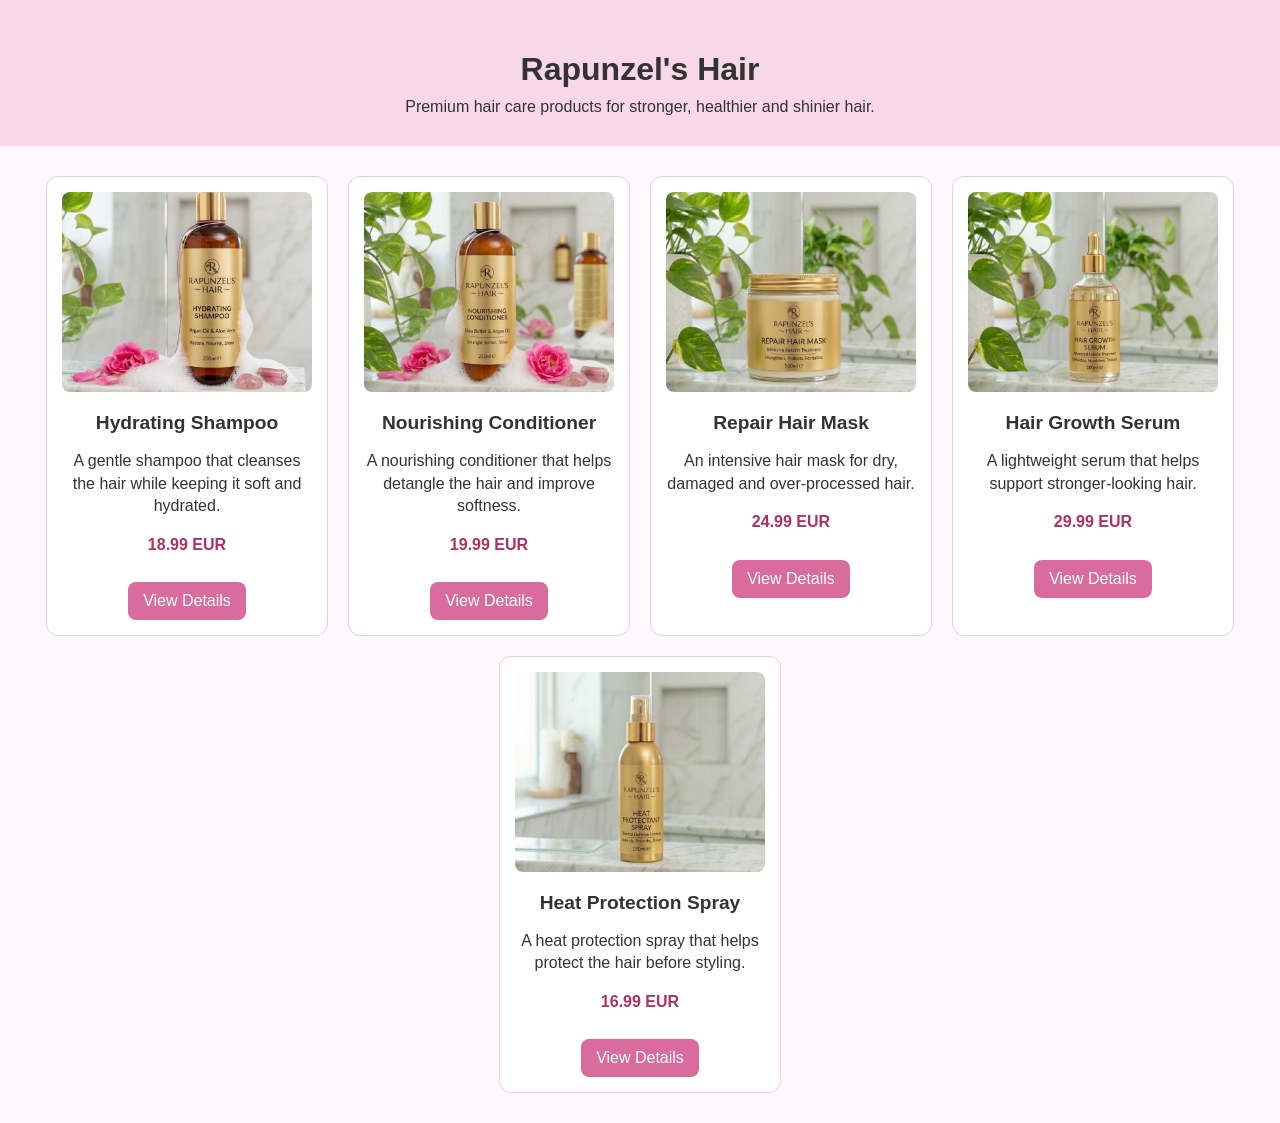
<file: index.html>
<!DOCTYPE html>
<html lang="en">

<head>
    <meta charset="UTF-8">
    <meta name="viewport" content="width=device-width, initial-scale=1.0">
    <title>Rapunzel's Hair</title>
    <link rel="stylesheet" href="style.css">
</head>

<body>
    <header>
        <h1>Rapunzel's Hair</h1>
        <p>Premium hair care products for stronger, healthier and shinier hair.</p>
    </header>
    <main>
        <section class="products">
            <article class="product-card">
                <img src="images/shampoo.jpeg" alt="Hydrating Shampoo">
                <h2>Hydrating Shampoo</h2>
                <p>A gentle shampoo that cleanses the hair while keeping it soft and hydrated.</p>
                <p class="price">18.99 EUR</p>
                <a href="product1.html">View Details</a>
            </article>
            <article class="product-card">
                <img src="images/conditioner.jpeg" alt="Nourishing Conditioner">
                <h2>Nourishing Conditioner</h2>
                <p>A nourishing conditioner that helps detangle the hair and improve softness.</p>
                <p class="price">19.99 EUR</p>
                <a href="product2.html">View Details</a>
            </article>

            <article class="product-card">
                <img src="images/mask.jpeg" alt="Repair Hair Mask">
                <h2>Repair Hair Mask</h2>
                <p>An intensive hair mask for dry, damaged and over-processed hair.</p>
                <p class="price">24.99 EUR</p>
                <a href="product3.html">View Details</a>
            </article>

            <article class="product-card">
                <img src="images/serum.jpeg" alt="Hair Growth Serum">
                <h2>Hair Growth Serum</h2>
                <p>A lightweight serum that helps support stronger-looking hair.</p>
                <p class="price">29.99 EUR</p>
                <a href="product4.html">View Details</a>
            </article>

            <article class="product-card">
                <img src="images/spray.jpeg" alt="Heat Protection Spray">
                <h2>Heat Protection Spray</h2>
                <p>A heat protection spray that helps protect the hair before styling.</p>
                <p class="price">16.99 EUR</p>
                <a href="product5.html">View Details</a>
            </article>
        </section>
    </main>
</body>

</html>
</file>
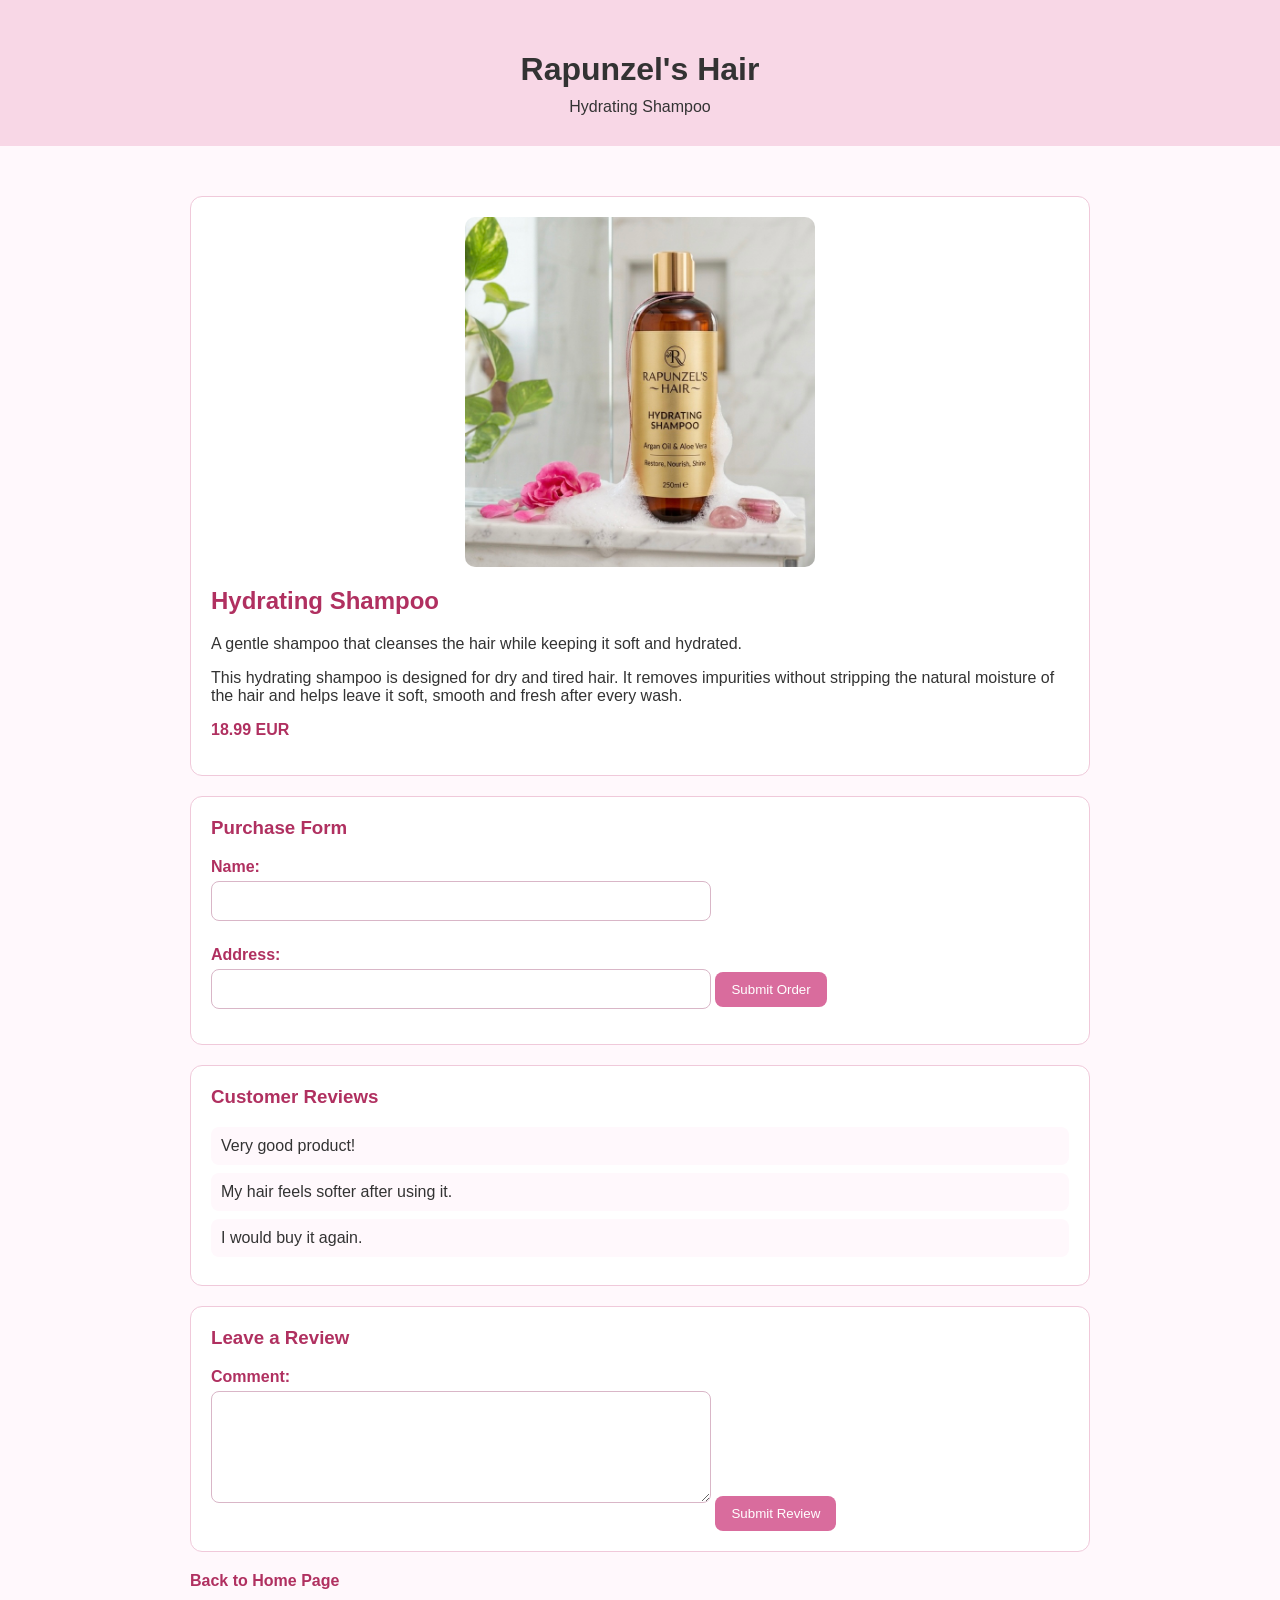
<file: product1.html>
<!DOCTYPE html>
<html lang="en">

<head>
    <meta charset="UTF-8">
    <meta name="viewport" content="width=device-width, initial-scale=1.0">
    <title>Hydrating Shampoo - Rapunzel's Hair</title>
    <link rel="stylesheet" href="style.css">
</head>

<body>
    <header>
        <h1>Rapunzel's Hair</h1>
        <p>Hydrating Shampoo</p>
    </header>

    <main class="product-page">
        <section class="product-details">
            <img src="images/shampoo.jpeg" alt="Hydrating Shampoo">
            <h2>Hydrating Shampoo</h2>
            <p>A gentle shampoo that cleanses the hair while keeping it soft and hydrated.</p>
            <p>
                This hydrating shampoo is designed for dry and tired hair. It removes impurities
                without stripping the natural moisture of the hair and helps leave it soft,
                smooth and fresh after every wash.
            </p>
            <p class="price">18.99 EUR</p>
        </section>

        <section class="purchase-form">
            <h3>Purchase Form</h3>
            <form id="purchase-form">
                <label for="customer-name">Name:</label>
                <input type="text" id="customer-name" name="customer-name">

                <label for="customer-address">Address:</label>
                <input type="text" id="customer-address" name="customer-address">

                <button type="submit">Submit Order</button>
            </form>
        </section>

        <section class="reviews">
            <h3>Customer Reviews</h3>
            <div id="reviews-list">
                <div class="review">Very good product!</div>
                <div class="review">My hair feels softer after using it.</div>
                <div class="review">I would buy it again.</div>
            </div>
        </section>

        <section class="review-form">
            <h3>Leave a Review</h3>
            <form id="review-form">
                <label for="review-text">Comment:</label>
                <textarea id="review-text" name="review-text" rows="5" cols="40"></textarea>

                <button type="submit">Submit Review</button>
            </form>
        </section>
        <p><a href="index.html">Back to Home Page</a></p>
    </main>
    <script src="script.js"></script>
</body>

</html>
</file>
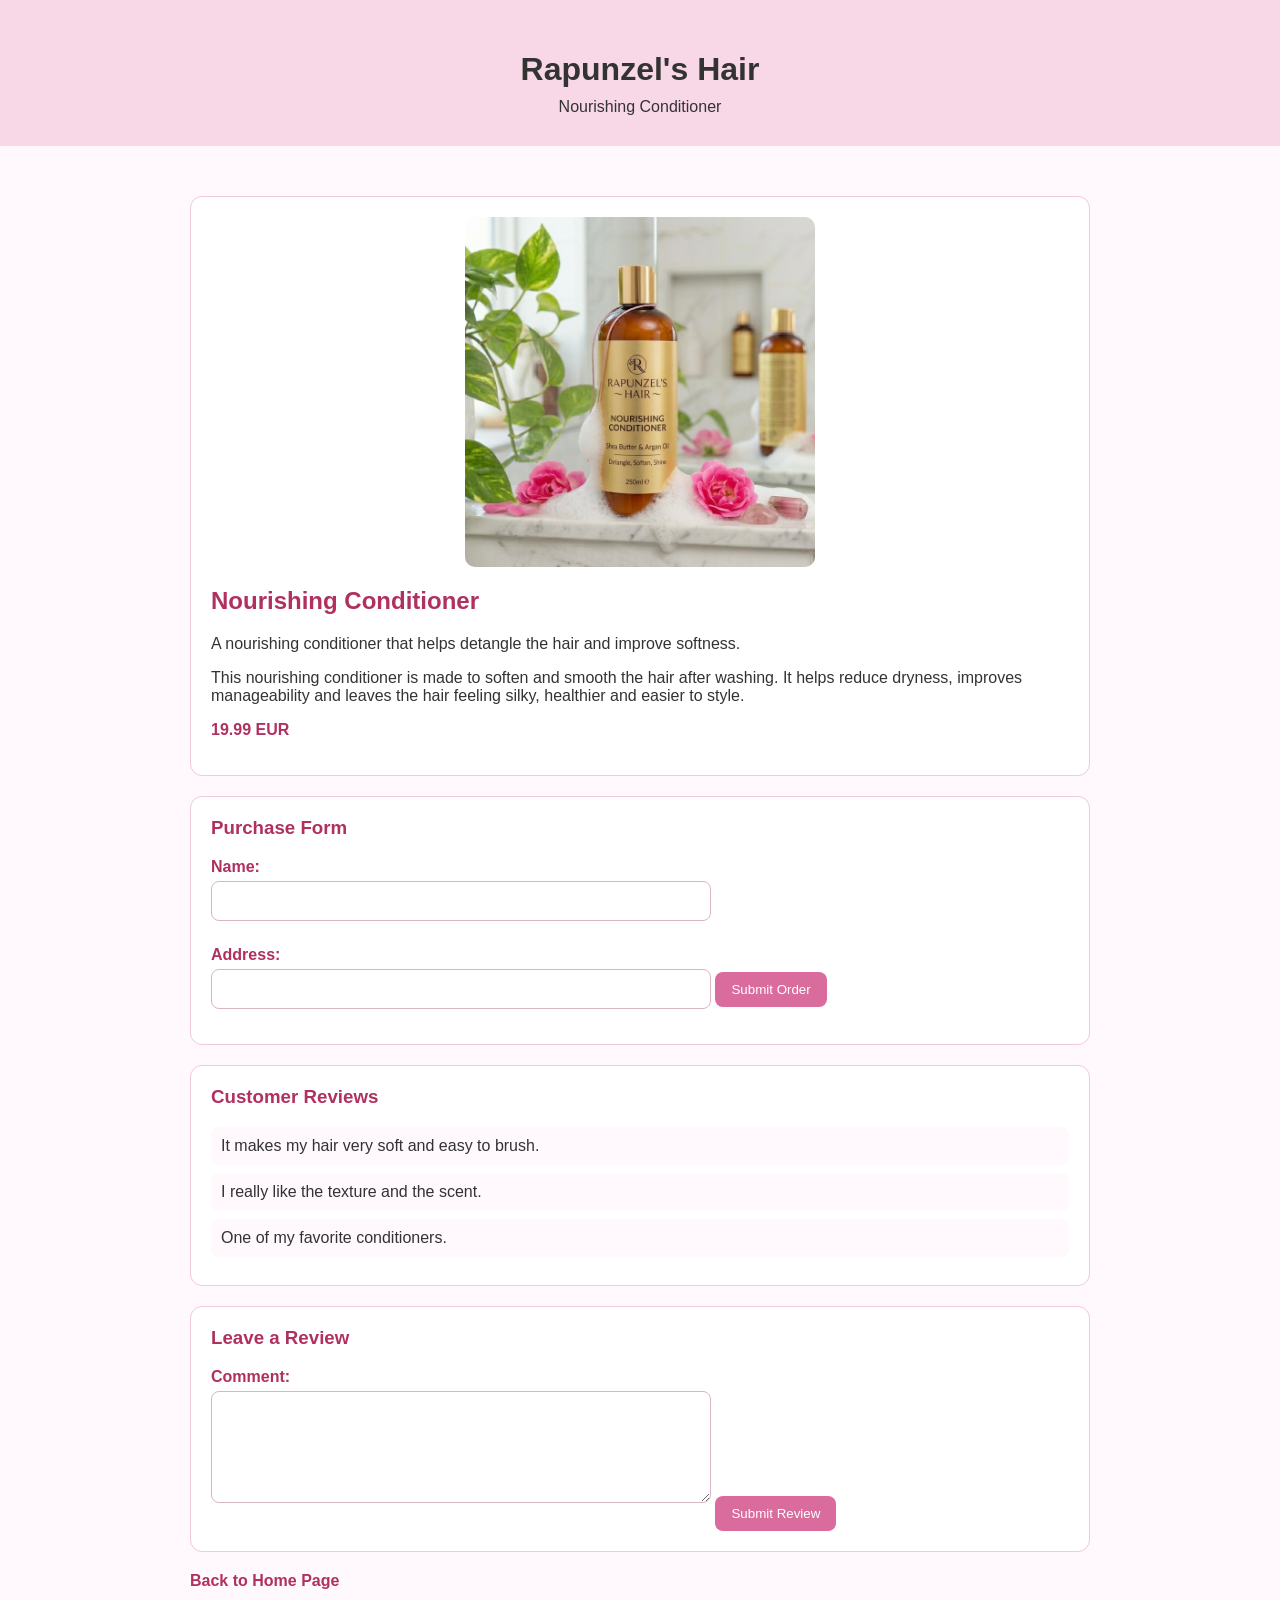
<file: product2.html>
<!DOCTYPE html>
<html lang="en">

<head>
    <meta charset="UTF-8">
    <meta name="viewport" content="width=device-width, initial-scale=1.0">
    <title>Nourishing Conditioner - Rapunzel's Hair</title>
    <link rel="stylesheet" href="style.css">
</head>

<body>
    <header>
        <h1>Rapunzel's Hair</h1>
        <p>Nourishing Conditioner</p>
    </header>

    <main class="product-page">
        <section class="product-details">
            <img src="images/conditioner.jpeg" alt="Nourishing Conditioner">
            <h2>Nourishing Conditioner</h2>
            <p>A nourishing conditioner that helps detangle the hair and improve softness.</p>
            <p>
                This nourishing conditioner is made to soften and smooth the hair after washing.
                It helps reduce dryness, improves manageability and leaves the hair feeling silky,
                healthier and easier to style.
            </p>
            <p class="price">19.99 EUR</p>
        </section>

        <section class="purchase-form">
            <h3>Purchase Form</h3>
            <form id="purchase-form">
                <label for="customer-name">Name:</label>
                <input type="text" id="customer-name" name="customer-name">

                <label for="customer-address">Address:</label>
                <input type="text" id="customer-address" name="customer-address">

                <button type="submit">Submit Order</button>
            </form>
        </section>

        <section class="reviews">
            <h3>Customer Reviews</h3>
            <div id="reviews-list">
                <div class="review">It makes my hair very soft and easy to brush.</div>
                <div class="review">I really like the texture and the scent.</div>
                <div class="review">One of my favorite conditioners.</div>
            </div>
        </section>

        <section class="review-form">
            <h3>Leave a Review</h3>
            <form id="review-form">
                <label for="review-text">Comment:</label>
                <textarea id="review-text" name="review-text" rows="5" cols="40"></textarea>

                <button type="submit">Submit Review</button>
            </form>
        </section>

        <p><a href="index.html">Back to Home Page</a></p>
    </main>

    <script src="script.js"></script>
</body>

</html>
</file>
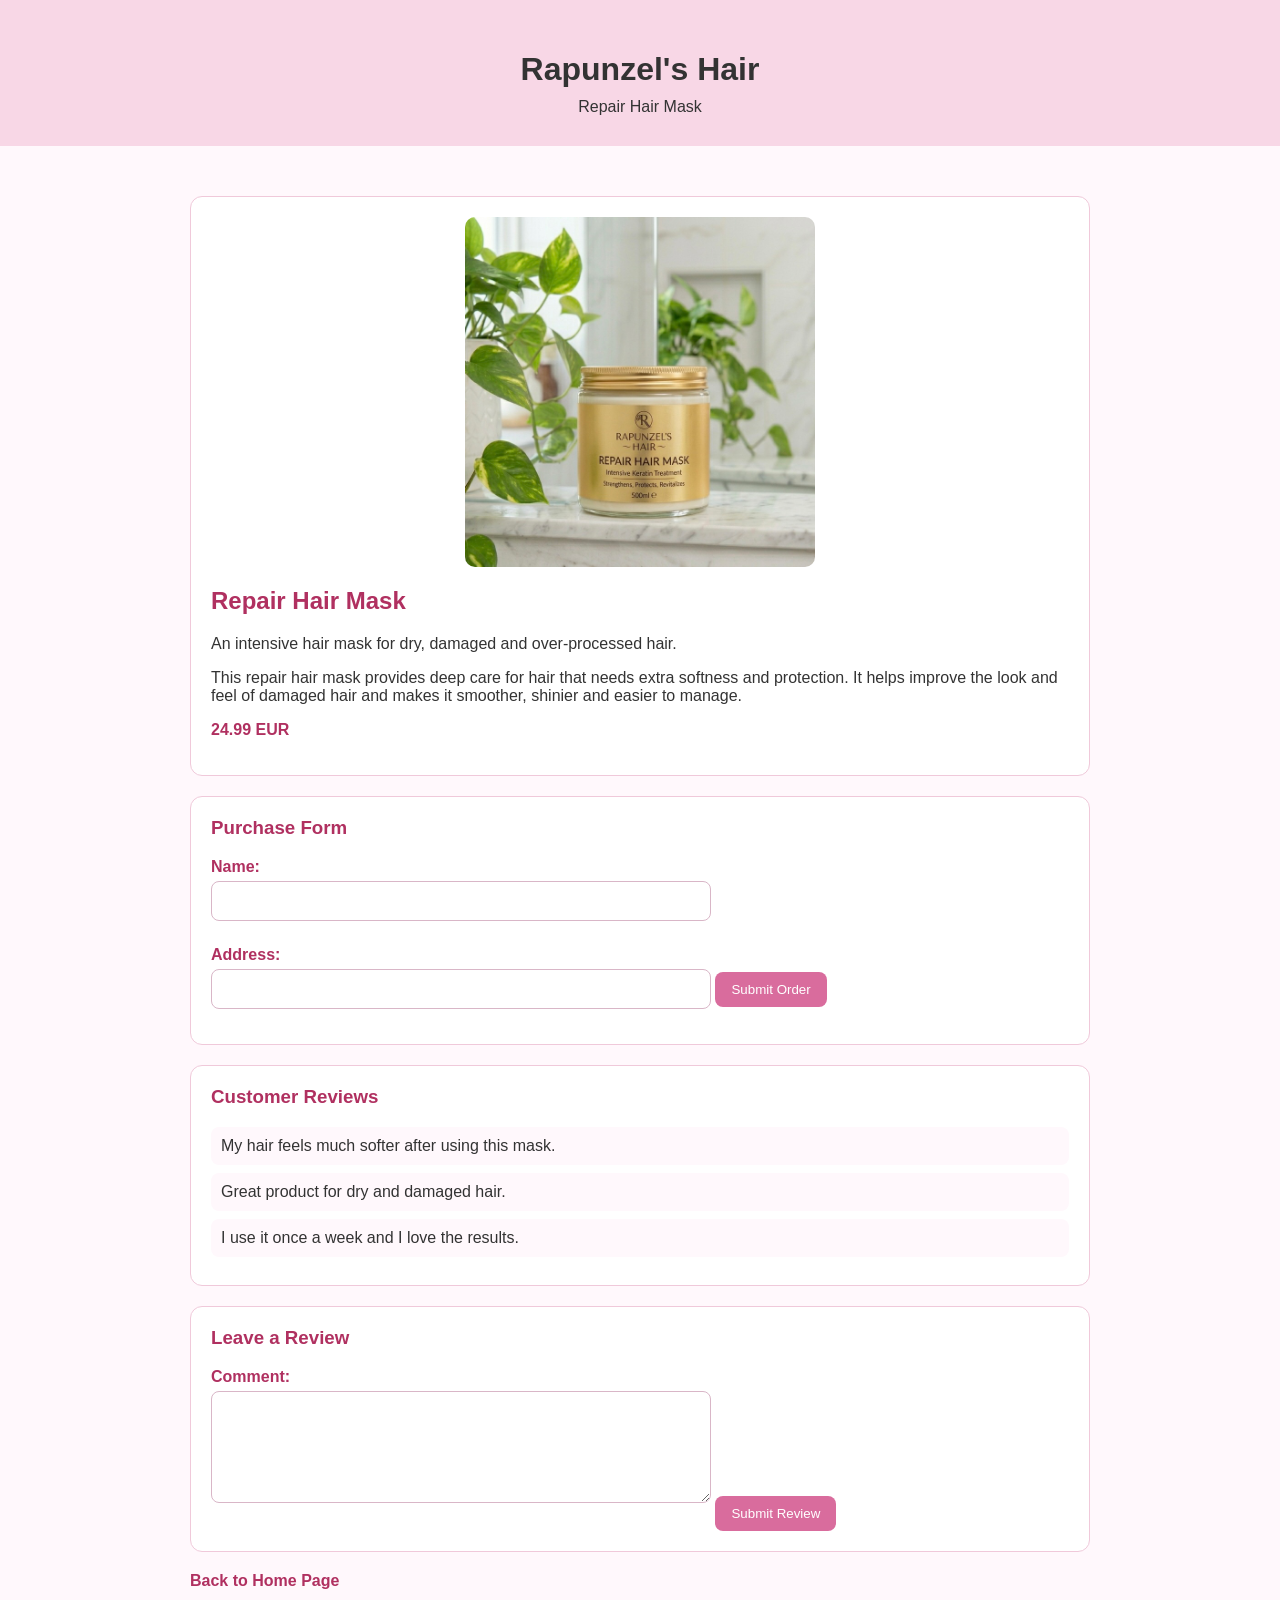
<file: product3.html>
<!DOCTYPE html>
<html lang="en">

<head>
    <meta charset="UTF-8">
    <meta name="viewport" content="width=device-width, initial-scale=1.0">
    <title>Repair Hair Mask - Rapunzel's Hair</title>
    <link rel="stylesheet" href="style.css">
</head>

<body>
    <header>
        <h1>Rapunzel's Hair</h1>
        <p>Repair Hair Mask</p>
    </header>

    <main class="product-page">
        <section class="product-details">
            <img src="images/mask.jpeg" alt="Repair Hair Mask">
            <h2>Repair Hair Mask</h2>
            <p>An intensive hair mask for dry, damaged and over-processed hair.</p>
            <p>
                This repair hair mask provides deep care for hair that needs extra softness and protection.
                It helps improve the look and feel of damaged hair and makes it smoother, shinier and easier to manage.
            </p>
            <p class="price">24.99 EUR</p>
        </section>

        <section class="purchase-form">
            <h3>Purchase Form</h3>
            <form id="purchase-form">
                <label for="customer-name">Name:</label>
                <input type="text" id="customer-name" name="customer-name">

                <label for="customer-address">Address:</label>
                <input type="text" id="customer-address" name="customer-address">

                <button type="submit">Submit Order</button>
            </form>
        </section>

        <section class="reviews">
            <h3>Customer Reviews</h3>
            <div id="reviews-list">
                <div class="review">My hair feels much softer after using this mask.</div>
                <div class="review">Great product for dry and damaged hair.</div>
                <div class="review">I use it once a week and I love the results.</div>
            </div>
        </section>

        <section class="review-form">
            <h3>Leave a Review</h3>
            <form id="review-form">
                <label for="review-text">Comment:</label>
                <textarea id="review-text" name="review-text" rows="5" cols="40"></textarea>

                <button type="submit">Submit Review</button>
            </form>
        </section>

        <p><a href="index.html">Back to Home Page</a></p>
    </main>

    <script src="script.js"></script>
</body>

</html>
</file>
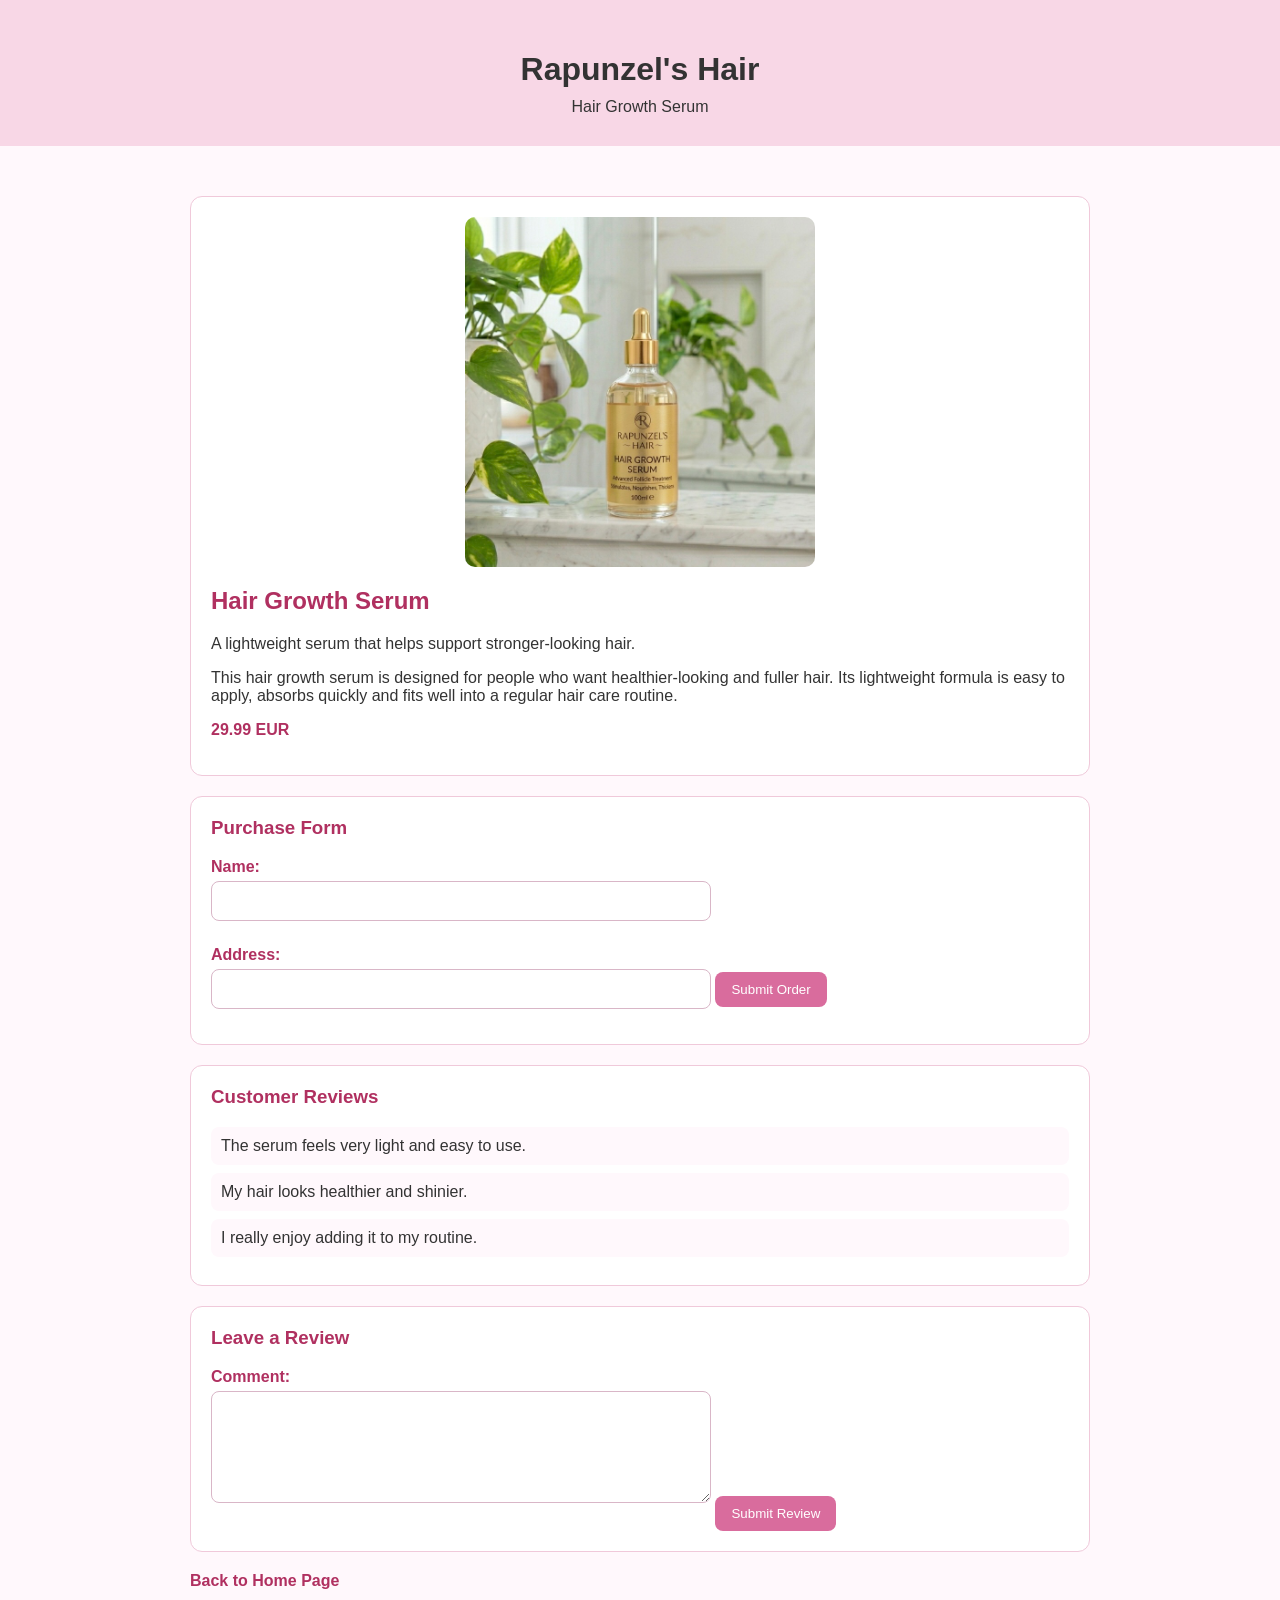
<file: product4.html>
<!DOCTYPE html>
<html lang="en">

<head>
    <meta charset="UTF-8">
    <meta name="viewport" content="width=device-width, initial-scale=1.0">
    <title>Hair Growth Serum - Rapunzel's Hair</title>
    <link rel="stylesheet" href="style.css">
</head>

<body>
    <header>
        <h1>Rapunzel's Hair</h1>
        <p>Hair Growth Serum</p>
    </header>

    <main class="product-page">
        <section class="product-details">
            <img src="images/serum.jpeg" alt="Hair Growth Serum">
            <h2>Hair Growth Serum</h2>
            <p>A lightweight serum that helps support stronger-looking hair.</p>
            <p>
                This hair growth serum is designed for people who want healthier-looking and fuller hair.
                Its lightweight formula is easy to apply, absorbs quickly and fits well into a regular hair care routine.
            </p>
            <p class="price">29.99 EUR</p>
        </section>

        <section class="purchase-form">
            <h3>Purchase Form</h3>
            <form id="purchase-form">
                <label for="customer-name">Name:</label>
                <input type="text" id="customer-name" name="customer-name">

                <label for="customer-address">Address:</label>
                <input type="text" id="customer-address" name="customer-address">

                <button type="submit">Submit Order</button>
            </form>
        </section>

        <section class="reviews">
            <h3>Customer Reviews</h3>
            <div id="reviews-list">
                <div class="review">The serum feels very light and easy to use.</div>
                <div class="review">My hair looks healthier and shinier.</div>
                <div class="review">I really enjoy adding it to my routine.</div>
            </div>
        </section>

        <section class="review-form">
            <h3>Leave a Review</h3>
            <form id="review-form">
                <label for="review-text">Comment:</label>
                <textarea id="review-text" name="review-text" rows="5" cols="40"></textarea>

                <button type="submit">Submit Review</button>
            </form>
        </section>

        <p><a href="index.html">Back to Home Page</a></p>
    </main>

    <script src="script.js"></script>
</body>

</html>
</file>
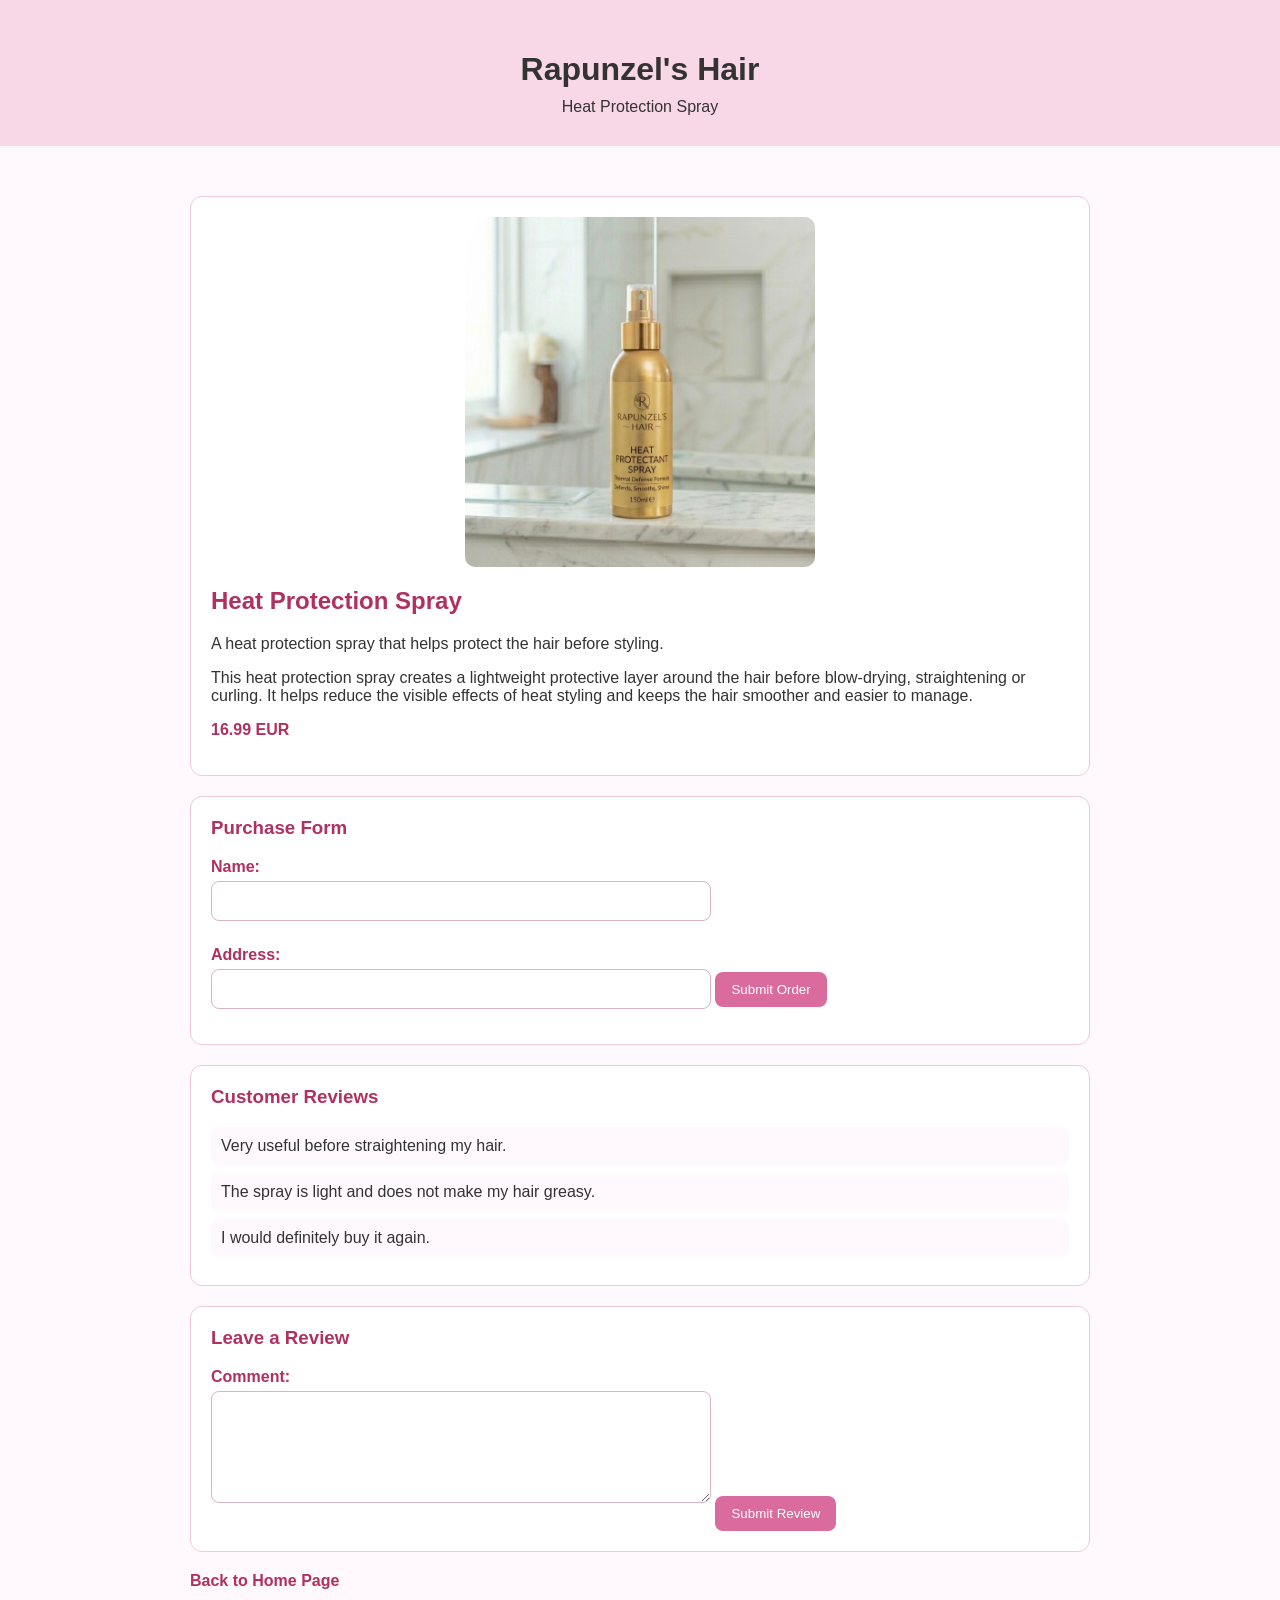
<file: product5.html>
<!DOCTYPE html>
<html lang="en">

<head>
    <meta charset="UTF-8">
    <meta name="viewport" content="width=device-width, initial-scale=1.0">
    <title>Heat Protection Spray - Rapunzel's Hair</title>
    <link rel="stylesheet" href="style.css">
</head>

<body>
    <header>
        <h1>Rapunzel's Hair</h1>
        <p>Heat Protection Spray</p>
    </header>

    <main class="product-page">
        <section class="product-details">
            <img src="images/spray.jpeg" alt="Heat Protection Spray">
            <h2>Heat Protection Spray</h2>
            <p>A heat protection spray that helps protect the hair before styling.</p>
            <p>
                This heat protection spray creates a lightweight protective layer around the hair before
                blow-drying, straightening or curling. It helps reduce the visible effects of heat styling
                and keeps the hair smoother and easier to manage.
            </p>
            <p class="price">16.99 EUR</p>
        </section>

        <section class="purchase-form">
            <h3>Purchase Form</h3>
            <form id="purchase-form">
                <label for="customer-name">Name:</label>
                <input type="text" id="customer-name" name="customer-name">

                <label for="customer-address">Address:</label>
                <input type="text" id="customer-address" name="customer-address">

                <button type="submit">Submit Order</button>
            </form>
        </section>

        <section class="reviews">
            <h3>Customer Reviews</h3>
            <div id="reviews-list">
                <div class="review">Very useful before straightening my hair.</div>
                <div class="review">The spray is light and does not make my hair greasy.</div>
                <div class="review">I would definitely buy it again.</div>
            </div>
        </section>

        <section class="review-form">
            <h3>Leave a Review</h3>
            <form id="review-form">
                <label for="review-text">Comment:</label>
                <textarea id="review-text" name="review-text" rows="5" cols="40"></textarea>

                <button type="submit">Submit Review</button>
            </form>
        </section>

        <p><a href="index.html">Back to Home Page</a></p>
    </main>

    <script src="script.js"></script>
</body>

</html>
</file>
<file: style.css>
body{
    font-family: Arial, sans-serif;
    margin: 0; 
    padding: 0;
    background-color: #fff8fc;
    color: #333333;
}
header {
    text-align: center;
    background-color: #f8d7e6;
    padding: 30px 20px;
}
header h1 {
    margin-bottom: 10px;
}

header p {
    margin: 0;
}
.products {
    display: flex;
    flex-wrap: wrap;
    justify-content: center;
    gap: 20px;
    padding: 30px;
}
.product-card {
    background-color: #ffffff;
    width: 250px;
    border: 1px solid #f0c9da;
    border-radius: 12px;
    padding: 15px;
    text-align: center;
}
.product-card:hover {
    background-color: #fff0f6;
}
.product-card img {
    width: 100%;
    height: 200px;
    object-fit: cover;
    border-radius: 8px;
}
.price {
    font-weight: bold;
    color: #b03060;
}
.product-card a {
    display: inline-block;
    margin-top: 10px;
    padding: 10px 15px;
    background-color: #d96c9d;
    color: white;
    text-decoration: none;
    border-radius: 8px;
}
.product-card a:hover {
    background-color: #b84f80;
}
.product-card h2 {
    font-size: 1.2rem;
}
.product-card p {
    line-height: 1.4;
}
.product-page {
    max-width: 900px;
    margin: 30px auto;
    padding: 20px;
}

.product-details,
.purchase-form,
.reviews,
.review-form {
    background-color: #ffffff;
    border: 1px solid #f0c9da;
    border-radius: 12px;
    padding: 20px;
    margin-bottom: 20px;
}

.product-details img {
    display: block;
    width: 100%;
    max-width: 350px;
    height: auto;
    margin: 0 auto 20px;
    border-radius: 10px;
}

.product-details h2,
.purchase-form h3,
.reviews h3,
.review-form h3 {
    margin-top: 0;
    color: #b03060;
}

.purchase-form label,
.review-form label {
    display: block;
    margin-bottom: 5px;
    margin-top: 10px;
    font-weight: bold;
    color: #b03060;
}

.purchase-form input,
.review-form textarea {
    width: 100%;
    max-width: 500px;
    padding: 10px;
    border: 1px solid #d9b6c7;
    border-radius: 8px;
    font-family: Arial, sans-serif;
    font-size: 1rem;
    box-sizing: border-box;
    margin-bottom: 15px;
}

.purchase-form button,
.review-form button {
    padding: 10px 16px;
    background-color: #d96c9d;
    color: white;
    border: none;
    border-radius: 8px;
    cursor: pointer;
}

.purchase-form button:hover,
.review-form button:hover {
    background-color: #b84f80;
}

.review {
    background-color: #fff8fc;
    padding: 10px;
    border-radius: 8px;
    margin-bottom: 8px;
}

.product-page a {
    color: #b03060;
    font-weight: bold;
    text-decoration: none;
}

.product-page a:hover {
    text-decoration: underline;
}
</file>
